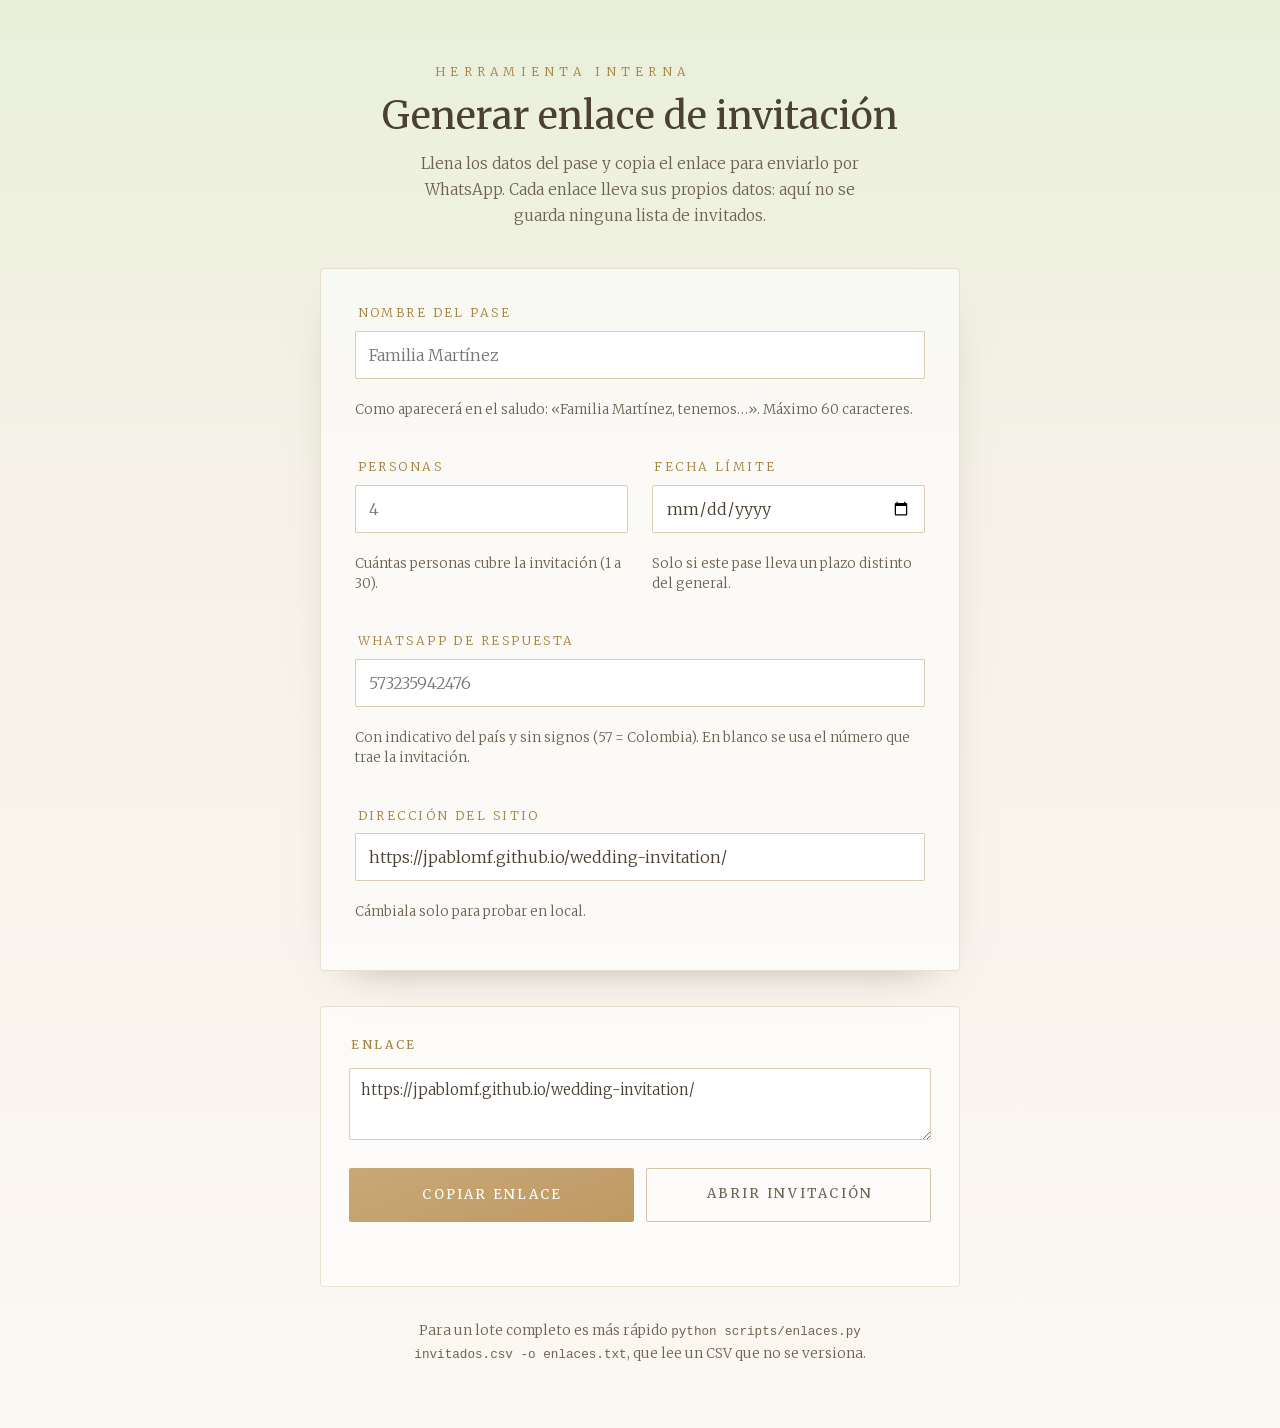
<file: generate.html>
<!doctype html>
<html lang="es">
<head>
<meta charset="utf-8" />
<meta name="viewport" content="width=device-width, initial-scale=1" />
<title>Generar enlace — Juan Pablo &amp; Juliana</title>

<!-- Herramienta interna: arma el enlace personalizado de una invitación. No es parte de
     la invitación y no debe aparecer en buscadores. Aquí NO se guarda ninguna lista: los
     datos viven solo en el campo mientras se copia el enlace. Para un lote completo está
     `scripts/enlaces.py`, que lee un CSV que no se versiona. -->
<meta name="robots" content="noindex, nofollow" />
<link rel="icon" href="favicon.ico" sizes="32x32" />
<link rel="icon" href="favicon.svg" type="image/svg+xml" />
<link rel="preload" href="fonts/Merriweather.woff2" as="font" type="font/woff2" crossorigin />

<style>
@font-face{
  font-family: "Merriweather";
  src: url("fonts/Merriweather.woff2") format("woff2-variations"),
       url("fonts/Merriweather.woff2") format("woff2");
  font-weight: 300 900;
  font-stretch: 87% 112%;
  font-display: swap;
}

/* Los mismos tokens de css/styles.css: es la misma marca, aunque no sea la misma página. */
:root{
  --sage-deep: #7C9A5E;
  --cream:     #FBF8F2;
  --cream-warm:#F7F2E9;
  --tan:       #C9A876;
  --tan-deep:  #A5813F;
  --ink:       #4A4034;
  --ink-soft:  #6E6353;
  --serif: "Merriweather", "Iowan Old Style", Georgia, serif;
  --ease: cubic-bezier(.22,.68,.28,1);
}

*, *::before, *::after{ box-sizing: border-box; }

body{
  margin: 0;
  padding: clamp(1.5rem, 5vw, 3.5rem) 1.25rem 4rem;
  background: linear-gradient(180deg, #E9F0DA 0%, var(--cream-warm) 38%, var(--cream) 100%);
  min-height: 100vh;
  color: var(--ink);
  font-family: var(--serif);
  font-weight: 300;
  font-size: 1rem;
  line-height: 1.7;
  font-optical-sizing: auto;
}

.hoja{
  width: min(100%, 40rem);
  margin-inline: auto;
}

header{ text-align: center; margin-bottom: 2.4rem; }
.kicker{
  margin: 0;
  font-size: 1.1rem;
  letter-spacing: .3em;
  text-indent: .3em;
  text-transform: lowercase;
  font-variant: small-caps;
  color: var(--tan-deep);
}
h1{
  margin: .15em 0 .35em;
  font-weight: 400;
  font-size: clamp(1.8rem, 1.3rem + 2.2vw, 2.4rem);
  line-height: 1.2;
}
header p{ margin: 0 auto; max-width: 30rem; color: var(--ink-soft); font-size: .96rem; }

form{
  display: grid;
  gap: 1.5rem;
  padding: clamp(1.4rem, 4vw, 2.2rem);
  background: rgba(255,255,255,.62);
  border-radius: 4px;
  box-shadow: inset 0 0 0 1px rgba(165,129,63,.22), 0 18px 45px -30px rgba(74,64,52,.55);
}

.campo{ display: grid; gap: .45rem; }
.campo label{
  font-size: .76rem;
  letter-spacing: .2em;
  text-indent: .2em;
  text-transform: uppercase;
  color: var(--tan-deep);
}
.campo .ayuda{ font-size: .84rem; color: var(--ink-soft); line-height: 1.5; }

input{
  width: 100%;
  min-height: 48px;
  padding: .6em .85em;
  border: 0;
  border-radius: 2px;
  background: #fff;
  box-shadow: inset 0 0 0 1px rgba(165,129,63,.4);
  color: var(--ink);
  font-family: inherit;
  font-size: 1rem;
  font-weight: 300;
}
input:focus-visible, button:focus-visible, a:focus-visible{
  outline: 2px solid var(--tan-deep);
  outline-offset: 3px;
}
/* El aviso solo se pinta cuando el campo trae algo que el sitio no sabría leer. */
input[aria-invalid="true"]{ box-shadow: inset 0 0 0 2px #B4552F; }
.error{ font-size: .84rem; color: #9B4526; }
.error:empty{ display: none; }

.dos{ display: grid; gap: 1.5rem; }
@media (min-width: 30rem){ .dos{ grid-template-columns: 1fr 1fr; } }

/* ---------- Resultado ---------- */

.salida{
  margin-top: 2.2rem;
  padding: clamp(1.2rem, 4vw, 1.8rem);
  background: rgba(255,255,255,.62);
  border-radius: 4px;
  box-shadow: inset 0 0 0 1px rgba(165,129,63,.22);
}
.salida h2{
  margin: 0 0 .8rem;
  font-size: .76rem;
  font-weight: 400;
  letter-spacing: .2em;
  text-indent: .2em;
  text-transform: uppercase;
  color: var(--tan-deep);
}
/* El enlace se muestra en una caja de texto y no en un <p>: así se puede seleccionar a
   mano si el portapapeles falla (pasa en http:// sin localhost, donde no hay clipboard). */
#enlace{
  min-height: 72px;
  padding: .7em .85em;
  font-size: .92rem;
  line-height: 1.5;
  word-break: break-all;
  white-space: pre-wrap;
  resize: vertical;
  width: 100%;
  border: 0;
  border-radius: 2px;
  background: #fff;
  box-shadow: inset 0 0 0 1px rgba(165,129,63,.4);
  color: var(--ink);
  font-family: inherit;
  font-weight: 300;
}

.acciones{
  display: grid;
  gap: .8rem;
  margin-top: 1.2rem;
}
@media (min-width: 30rem){ .acciones{ grid-template-columns: 1fr 1fr; } }

.btn{
  display: inline-flex;
  align-items: center;
  justify-content: center;
  min-height: 54px;
  padding: .85em 1.6em;
  border: 0;
  border-radius: 2px;
  background: linear-gradient(160deg, var(--tan) 0%, #BE9A63 100%);
  color: #fff;
  font-family: inherit;
  font-size: .82rem;
  font-weight: 400;
  letter-spacing: .17em;
  text-indent: .17em;
  text-transform: uppercase;
  text-decoration: none;
  cursor: pointer;
  transition: transform .3s var(--ease), background .3s var(--ease);
}
.btn:hover{ background: linear-gradient(160deg, #BB9257 0%, var(--tan-deep) 100%); transform: translateY(-2px); }
.btn--ghost{
  background: transparent;
  color: var(--ink-soft);
  box-shadow: inset 0 0 0 1px rgba(165,129,63,.45);
}
.btn--ghost:hover{
  background: rgba(251,248,242,.8);
  color: var(--ink);
  box-shadow: inset 0 0 0 1px var(--tan-deep);
}

.aviso{
  margin: 1rem 0 0;
  min-height: 1.5em;
  font-size: .86rem;
  color: var(--sage-deep);
}

.nota{
  margin: 2rem auto 0;
  max-width: 34rem;
  font-size: .86rem;
  line-height: 1.6;
  color: var(--ink-soft);
  text-align: center;
}
.nota code{
  font-family: ui-monospace, SFMono-Regular, Menlo, Consolas, monospace;
  font-size: .92em;
}

@media (prefers-reduced-motion: reduce){
  *{ animation-duration: .001ms !important; transition-duration: .001ms !important; }
}
</style>
</head>
<body>

<div class="hoja">

  <header>
    <p class="kicker">Herramienta interna</p>
    <h1>Generar enlace de invitación</h1>
    <p>Llena los datos del pase y copia el enlace para enviarlo por WhatsApp. Cada enlace
       lleva sus propios datos: aquí no se guarda ninguna lista de invitados.</p>
  </header>

  <form id="form" novalidate>
    <div class="campo">
      <label for="g">Nombre del pase</label>
      <input type="text" id="g" name="g" maxlength="60" autocomplete="off"
             placeholder="Familia Martínez" aria-describedby="g-ayuda g-error" />
      <p class="ayuda" id="g-ayuda">Como aparecerá en el saludo: «Familia Martínez, tenemos…».
         Máximo 60 caracteres.</p>
      <p class="error" id="g-error" role="alert"></p>
    </div>

    <div class="dos">
      <div class="campo">
        <label for="n">Personas</label>
        <input type="number" id="n" name="n" min="1" max="30" step="1" inputmode="numeric"
               placeholder="4" aria-describedby="n-ayuda n-error" />
        <p class="ayuda" id="n-ayuda">Cuántas personas cubre la invitación (1 a 30).</p>
        <p class="error" id="n-error" role="alert"></p>
      </div>

      <div class="campo">
        <label for="f">Fecha límite</label>
        <input type="date" id="f" name="f" aria-describedby="f-ayuda f-error" />
        <p class="ayuda" id="f-ayuda">Solo si este pase lleva un plazo distinto del general.</p>
        <p class="error" id="f-error" role="alert"></p>
      </div>
    </div>

    <div class="campo">
      <label for="w">WhatsApp de respuesta</label>
      <input type="tel" id="w" name="w" inputmode="tel" autocomplete="off"
             placeholder="573235942476" aria-describedby="w-ayuda w-error" />
      <p class="ayuda" id="w-ayuda">Con indicativo del país y sin signos (57 = Colombia).
         En blanco se usa el número que trae la invitación.</p>
      <p class="error" id="w-error" role="alert"></p>
    </div>

    <div class="campo">
      <label for="base">Dirección del sitio</label>
      <input type="url" id="base" name="base" autocomplete="off"
             value="https://jpablomf.github.io/wedding-invitation/" aria-describedby="base-ayuda" />
      <p class="ayuda" id="base-ayuda">Cámbiala solo para probar en local.</p>
    </div>
  </form>

  <section class="salida" aria-labelledby="salida-titulo">
    <h2 id="salida-titulo">Enlace</h2>
    <!-- readonly y no disabled: así se puede seleccionar y copiar a mano. -->
    <textarea id="enlace" readonly rows="2" aria-label="Enlace generado"></textarea>

    <div class="acciones">
      <button class="btn" type="button" id="copiar">Copiar enlace</button>
      <a class="btn btn--ghost" id="abrir" href="#" target="_blank" rel="noopener">Abrir invitación</a>
    </div>

    <p class="aviso" id="aviso" role="status" aria-live="polite"></p>
  </section>

  <p class="nota">Para un lote completo es más rápido
     <code>python scripts/enlaces.py invitados.csv -o enlaces.txt</code>, que lee un CSV que
     no se versiona.</p>

</div>

<script>
(function () {
  'use strict';

  // Los mismos topes que aplica js/main.js al leer la URL: si aquí se dejara pasar algo
  // más ancho, el enlace saldría y la invitación lo ignoraría en silencio.
  var MAX_NOMBRE = 60;
  var MAX_PERSONAS = 30;

  var campos = {
    g: document.getElementById('g'),
    n: document.getElementById('n'),
    w: document.getElementById('w'),
    f: document.getElementById('f'),
    base: document.getElementById('base')
  };
  var salida = document.getElementById('enlace');
  var abrir = document.getElementById('abrir');
  var aviso = document.getElementById('aviso');

  function error(clave, texto) {
    var caja = document.getElementById(clave + '-error');
    if (caja) caja.textContent = texto || '';
    if (campos[clave]) {
      if (texto) campos[clave].setAttribute('aria-invalid', 'true');
      else campos[clave].removeAttribute('aria-invalid');
    }
    return !texto;
  }

  // El nombre viaja en la URL y de ahí lo lee la invitación: los caracteres de control
  // partirían el texto del mensaje de WhatsApp, así que se limpian igual que allá.
  function nombre() {
    var v = campos.g.value.replace(/[\u0000-\u001F\u007F]/g, ' ').replace(/\s+/g, ' ').trim();
    if (v.length > MAX_NOMBRE) {
      v = v.slice(0, MAX_NOMBRE);
      error('g', 'El sitio recorta a ' + MAX_NOMBRE + ' caracteres; el enlace ya sale recortado.');
    } else {
      error('g', '');
    }
    return v;
  }

  function personas() {
    var v = campos.n.value.trim();
    if (!v) return error('n', '') && 0;
    if (!/^\d{1,3}$/.test(v) || +v < 1 || +v > MAX_PERSONAS) {
      error('n', 'Un número entre 1 y ' + MAX_PERSONAS + '.');
      return 0;
    }
    error('n', '');
    return +v;
  }

  function telefono() {
    var v = campos.w.value.replace(/\D/g, '');
    if (!v) return error('w', '') && '';
    if (v.length < 8 || v.length > 15) {
      error('w', 'Entre 8 y 15 dígitos, con indicativo (por ejemplo 573235942476).');
      return '';
    }
    error('w', '');
    return v;
  }

  // El <input type="date"> ya entrega AAAA-MM-DD; el respaldo cubre los navegadores que
  // lo degradan a texto.
  function fecha() {
    var v = campos.f.value.trim();
    if (!v) return error('f', '') && '';
    if (!/^\d{4}-\d{2}-\d{2}$/.test(v)) {
      error('f', 'La fecha va como AAAA-MM-DD.');
      return '';
    }
    error('f', '');
    return v;
  }

  function armar() {
    var base = campos.base.value.trim() || 'https://jpablomf.github.io/wedding-invitation/';
    if (base.slice(-1) !== '/') base += '/';

    var url = base;
    var partes = [];
    var g = nombre();
    var n = personas();
    var w = telefono();
    var f = fecha();

    if (g) partes.push('g=' + encodeURIComponent(g));
    if (n) partes.push('n=' + n);
    if (w) partes.push('w=' + w);
    if (f) partes.push('f=' + f);
    if (partes.length) url += '?' + partes.join('&');

    salida.value = url;
    abrir.href = url;
    return url;
  }

  Object.keys(campos).forEach(function (clave) {
    campos[clave].addEventListener('input', function () {
      aviso.textContent = '';
      armar();
    });
  });

  document.getElementById('copiar').addEventListener('click', function () {
    var url = armar();
    // El portapapeles no existe fuera de https:// ni de localhost: si falla, el enlace
    // queda seleccionado para copiarlo a mano en vez de dejar el botón sin efecto.
    function aMano() {
      salida.focus();
      salida.select();
      aviso.textContent = 'Selecciona y copia el enlace con Ctrl+C.';
    }
    if (navigator.clipboard && navigator.clipboard.writeText) {
      navigator.clipboard.writeText(url).then(function () {
        aviso.textContent = 'Enlace copiado.';
      }, aMano);
    } else {
      aMano();
    }
  });

  armar();
})();
</script>
</body>
</html>
</file>
